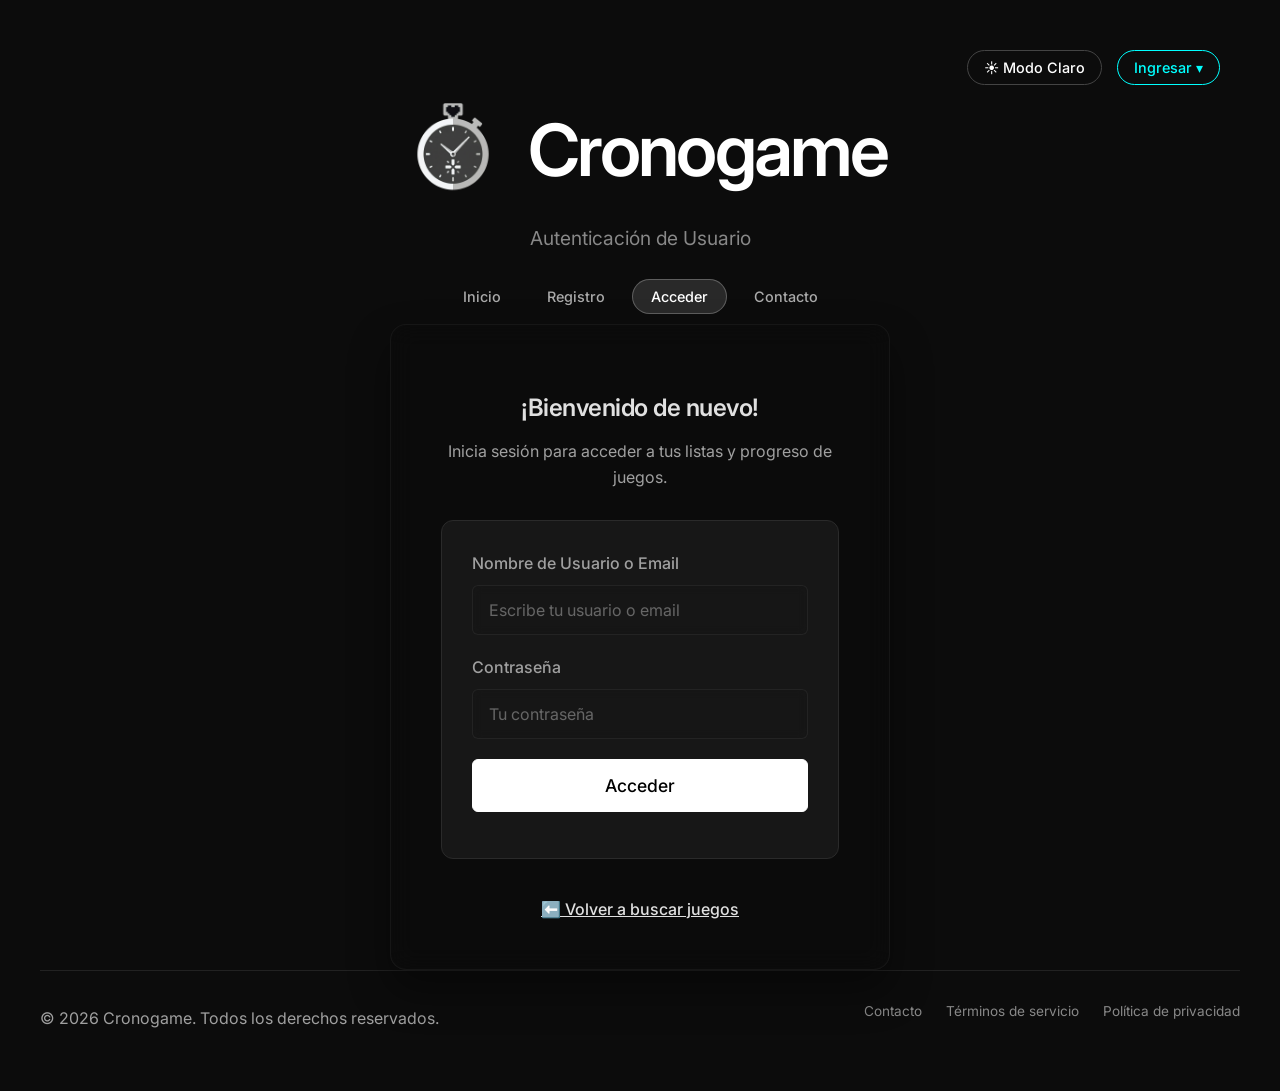
<file: acceder.html>
<!DOCTYPE html>
<html lang="es">
<!-- =============================== -->
<!-- INICIO DEL HEAD (METADATOS Y ESTILOS) -->
<!-- =============================== -->

<head>
    <meta charset="UTF-8">
    <meta name="viewport" content="width=device-width, initial-scale=1.0">
    <link rel="icon" type="image/png" href="Images/logo.png">
    <title>Acceder - Cronogame</title>
    <link rel="preconnect" href="https://fonts.googleapis.com">
    <link rel="preconnect" href="https://fonts.gstatic.com" crossorigin>
    <link href="https://fonts.googleapis.com/css2?family=Inter:wght@300;400;500;600&display=swap" rel="stylesheet">
    <link rel="stylesheet" href="css/main.css">
    <link rel="stylesheet" href="css/typography.css">
    <link rel="stylesheet" href="css/header.css">
    <link rel="stylesheet" href="css/footer.css">
    <link rel="stylesheet" href="css/theme.css">
</head>

<body>

    <!-- =============================== -->
    <!-- INICIO DEL HEADER (BARRA SUPERIOR Y LOGO) -->
    <!-- =============================== -->
    <header style="position:relative;">
        <div class="top-controls"
            style="position: absolute; top: 10px; right: 20px; display: flex; gap: 15px; align-items: center; justify-content:flex-end; z-index: 100; width:100%;">
            <button id="theme-toggle" style="position:static;">☀️ Modo Claro</button>
            <div id="header-auth-container"></div>
        </div>
        <h1 style="display:flex; justify-content:center; align-items:center; margin-top:50px;">
            <a href="index.html" class="logo-link" style="display: flex; align-items: center; gap: 15px;">
                <img src="Images/logo.png" alt="Cronogame Logo" class="main-logo">
                <span>Cronogame</span>
            </a>
        </h1>
        <p>Autenticación de Usuario</p>

        <!-- =============================== -->
        <!-- NAV - NAVEGACIÓN PRINCIPAL -->
        <!-- =============================== -->
        <nav class="nav-principal" aria-label="Navegación principal">
            <a href="index.html" class="nav-link">Inicio</a>
            <a href="registro.html" class="nav-link">Registro</a>
            <a href="acceder.html" class="nav-link activo">Acceder</a>
            <a href="contacto.html" class="nav-link">Contacto</a>
        </nav>
    </header>

    <!-- =============================== -->
    <!-- INICIO DEL MAIN (CONTENIDO PRINCIPAL) -->
    <!-- =============================== -->
    <main class="page-content" style="max-width: 500px; margin: 0 auto; text-align:center;">
        <!-- =============================== -->
        <!-- SECTION: FORMULARIO DE LOGIN -->
        <!-- =============================== -->
        <section id="login-section">
            <h2 style="margin-bottom:10px;">¡Bienvenido de nuevo!</h2>
            <p style="margin-bottom:30px;">Inicia sesión para acceder a tus listas y progreso de juegos.</p>

            <form onsubmit="return loginFormSubmit(event)"
                style="background-color:#171717; padding:30px; border-radius:12px; border:1px solid #2a2a2a; text-align:left;"
                class="light-theme-compatible" id="login-box">

                <label for="auth-username" style="display:block; margin-bottom:8px; font-weight:500;">Nombre de Usuario o
                    Email</label>
                <input type="text" id="auth-username" placeholder="Escribe tu usuario o email" required
                    style="width:100%; box-sizing:border-box; margin-bottom:20px;">

                <label for="auth-password" style="display:block; margin-bottom:8px; font-weight:500;">Contraseña</label>
                <input type="password" id="auth-password" placeholder="Tu contraseña" required
                    style="width:100%; box-sizing:border-box; margin-bottom:20px;">

                <button type="submit"
                    style="width:100%; box-sizing:border-box; font-size:1.1rem; padding:15px;">Acceder</button>

                <p id="login-mensaje" style="margin-top:12px;"></p>
            </form>

            <div style="margin-top: 40px; text-align: center;">
                <a href="index.html" style="color: inherit; text-decoration: underline; font-weight: 500;">⬅️ Volver a
                    buscar juegos</a>
            </div>
        </section>
    </main>

    <style>
        .light-theme #login-box {
            background-color: #fafafa !important;
            border-color: #eaeaea !important;
        }
    </style>

    <!-- =============================== -->
    <!-- INICIO DEL FOOTER (PIE DE PÁGINA) -->
    <!-- =============================== -->
    <footer>
        <div class="footer-info">
            <p>&copy; 2026 Cronogame. Todos los derechos reservados.</p>
        </div>
        <div class="footer-links">
            <a href="contacto.html">Contacto</a>
            <a href="terminos.html">Términos de servicio</a>
            <a href="privacidad.html">Política de privacidad</a>
        </div>
    </footer>

    <script src="js/theme.js"></script>
    <script src="js/user_data.js"></script>
    <script src="js/validacion.js"></script>
    <script src="js/auth.js"></script>
</body>

</html>
</file>
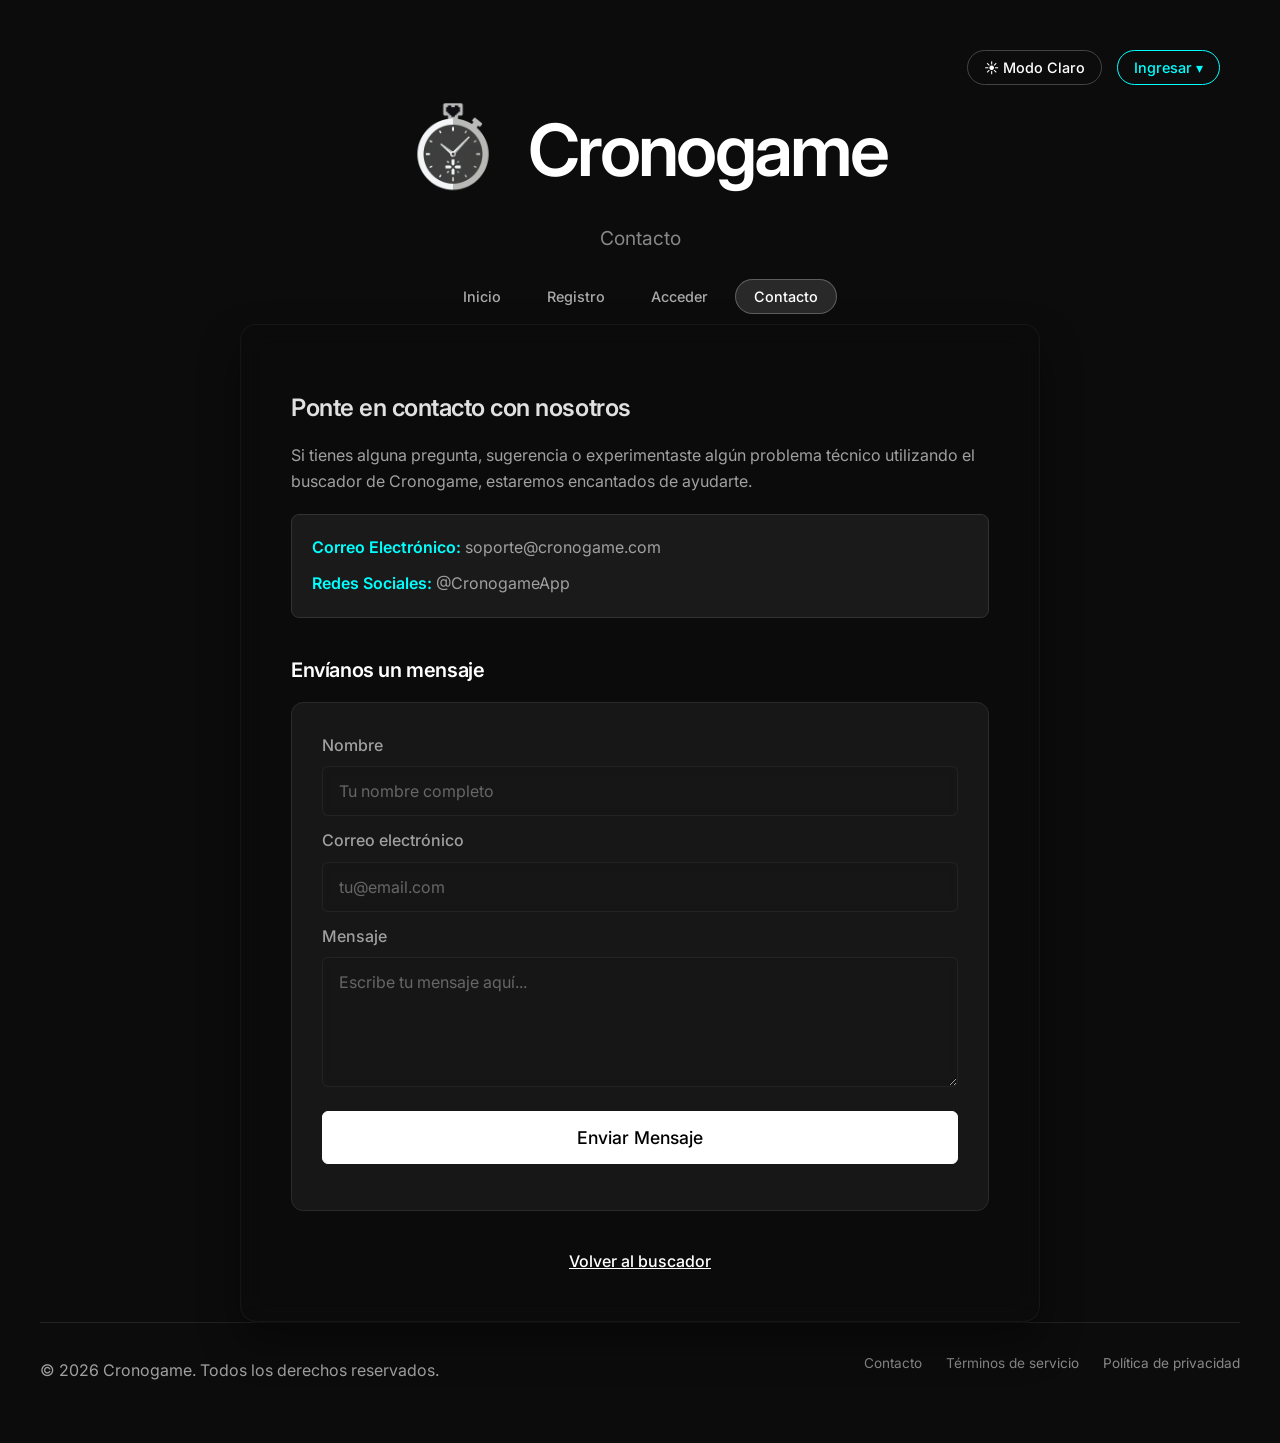
<file: contacto.html>
<!DOCTYPE html>
<html lang="es">

<!-- =============================== -->
<!-- INICIO DEL HEAD (METADATOS Y ESTILOS) -->
<!-- =============================== -->
<head>
    <meta charset="UTF-8">
    <meta name="viewport" content="width=device-width, initial-scale=1.0">
    <link rel="icon" type="image/png" href="Images/logo.png">
    <title>Contacto - Cronogame</title>
    <link rel="preconnect" href="https://fonts.googleapis.com">
    <link rel="preconnect" href="https://fonts.gstatic.com" crossorigin>
    <link href="https://fonts.googleapis.com/css2?family=Inter:wght@300;400;500;600&display=swap" rel="stylesheet">
    <link rel="stylesheet" href="css/main.css">
    <link rel="stylesheet" href="css/typography.css">
    <link rel="stylesheet" href="css/header.css">
    <link rel="stylesheet" href="css/footer.css">
    <link rel="stylesheet" href="css/theme.css">
</head>

<body>

<!-- =============================== -->
<!-- INICIO DEL HEADER (BARRA SUPERIOR Y LOGO) -->
<!-- =============================== -->
    <header style="position:relative;">
        <div class="top-controls"
            style="position: absolute; top: 10px; right: 20px; display: flex; gap: 15px; align-items: center; justify-content:flex-end; z-index: 100; width:100%;">
            <button id="theme-toggle" style="position:static;">☀️ Modo Claro</button>
            <div id="header-auth-container"></div>
        </div>
        <h1 style="display:flex; justify-content:center; align-items:center; margin-top:50px;">
            <a href="index.html" class="logo-link" style="display: flex; align-items: center; gap: 15px;">
                <img src="Images/logo.png" alt="Cronogame Logo" class="main-logo">
                <span>Cronogame</span>
            </a>
        </h1>
        <p>Contacto</p>

        <!-- =============================== -->
        <!-- NAV - NAVEGACIÓN PRINCIPAL -->
        <!-- =============================== -->
        <nav class="nav-principal" aria-label="Navegación principal">
            <a href="index.html" class="nav-link">Inicio</a>
            <a href="registro.html" class="nav-link">Registro</a>
            <a href="acceder.html" class="nav-link">Acceder</a>
            <a href="contacto.html" class="nav-link activo">Contacto</a>
        </nav>
    </header>

<!-- =============================== -->
<!-- INICIO DEL MAIN (CONTENIDO PRINCIPAL) -->
<!-- =============================== -->
    <main class="page-content" style="max-width: 800px; margin: 0 auto;">
        <!-- =============================== -->
        <!-- SECTION: INFORMACIÓN DE CONTACTO -->
        <!-- =============================== -->
        <section id="contacto-info-section">
            <h2>Ponte en contacto con nosotros</h2>
            <p>Si tienes alguna pregunta, sugerencia o experimentaste algún problema técnico utilizando el buscador de
                Cronogame, estaremos encantados de ayudarte.</p>

            <p
                style="margin-top: 20px; padding: 20px; background-color: #1a1a1a; border-radius: 8px; border: 1px solid #333333;">
                <strong style="color: #00ffff;">Correo Electrónico:</strong> soporte@cronogame.com<br>
                <strong style="color: #00ffff; display: inline-block; margin-top: 10px;">Redes Sociales:</strong>
                @CronogameApp
            </p>
        </section>

        <!-- =============================== -->
        <!-- SECTION: FORMULARIO DE CONTACTO -->
        <!-- =============================== -->
        <section id="contacto-form-section" style="margin-top: 40px;">
            <h3 style="margin-bottom: 20px;">Envíanos un mensaje</h3>

            <form id="contactoForm"
                style="background-color:#171717; padding:30px; border-radius:12px; border:1px solid #2a2a2a; text-align:left;"
                class="light-theme-compatible">

                <label for="contacto-nombre" style="display:block; margin-bottom:8px; font-weight:500;">Nombre</label>
                <input type="text" id="contacto-nombre" name="nombre" placeholder="Tu nombre completo"
                    required style="width:100%; box-sizing:border-box; margin-bottom:12px;">

                <label for="contacto-email" style="display:block; margin-bottom:8px; font-weight:500;">Correo electrónico</label>
                <input type="email" id="contacto-email" name="email" placeholder="tu@email.com"
                    required style="width:100%; box-sizing:border-box; margin-bottom:12px;">

                <label for="contacto-mensaje" style="display:block; margin-bottom:8px; font-weight:500;">Mensaje</label>
                <textarea id="contacto-mensaje" name="mensaje" placeholder="Escribe tu mensaje aquí..."
                    required rows="5"
                    style="width:100%; box-sizing:border-box; margin-bottom:20px; padding:14px 16px; font-size:1rem; font-family:inherit; background-color:rgba(26,26,26,0.01); backdrop-filter:blur(5px); color:#ffffff; border:1px solid rgba(51,51,51,0.5); border-radius:6px; resize:vertical;"></textarea>

                <button type="submit"
                    style="width:100%; box-sizing:border-box; font-size:1.1rem; padding:15px;">Enviar Mensaje</button>

                <p id="contacto-mensaje-estado" style="margin-top:12px;"></p>
            </form>
        </section>

        <div style="margin-top: 40px; text-align: center;">
            <a href="index.html" style="color: #ffffff; text-decoration: underline; font-weight: 500;">Volver al
                buscador</a>
        </div>
    </main>

<!-- =============================== -->
<!-- INICIO DEL FOOTER (PIE DE PÁGINA) -->
<!-- =============================== -->
    <footer>
        <div class="footer-info">
            <p>&copy; 2026 Cronogame. Todos los derechos reservados.</p>
        </div>
        <div class="footer-links">
            <a href="contacto.html">Contacto</a>
            <a href="terminos.html">Términos de servicio</a>
            <a href="privacidad.html">Política de privacidad</a>
        </div>
    </footer>
    <script src="js/theme.js"></script>
    <script src="js/auth.js"></script>
    <script src="js/validacion.js"></script>
    <script src="js/contacto.js"></script>
</body>

</html>
</file>
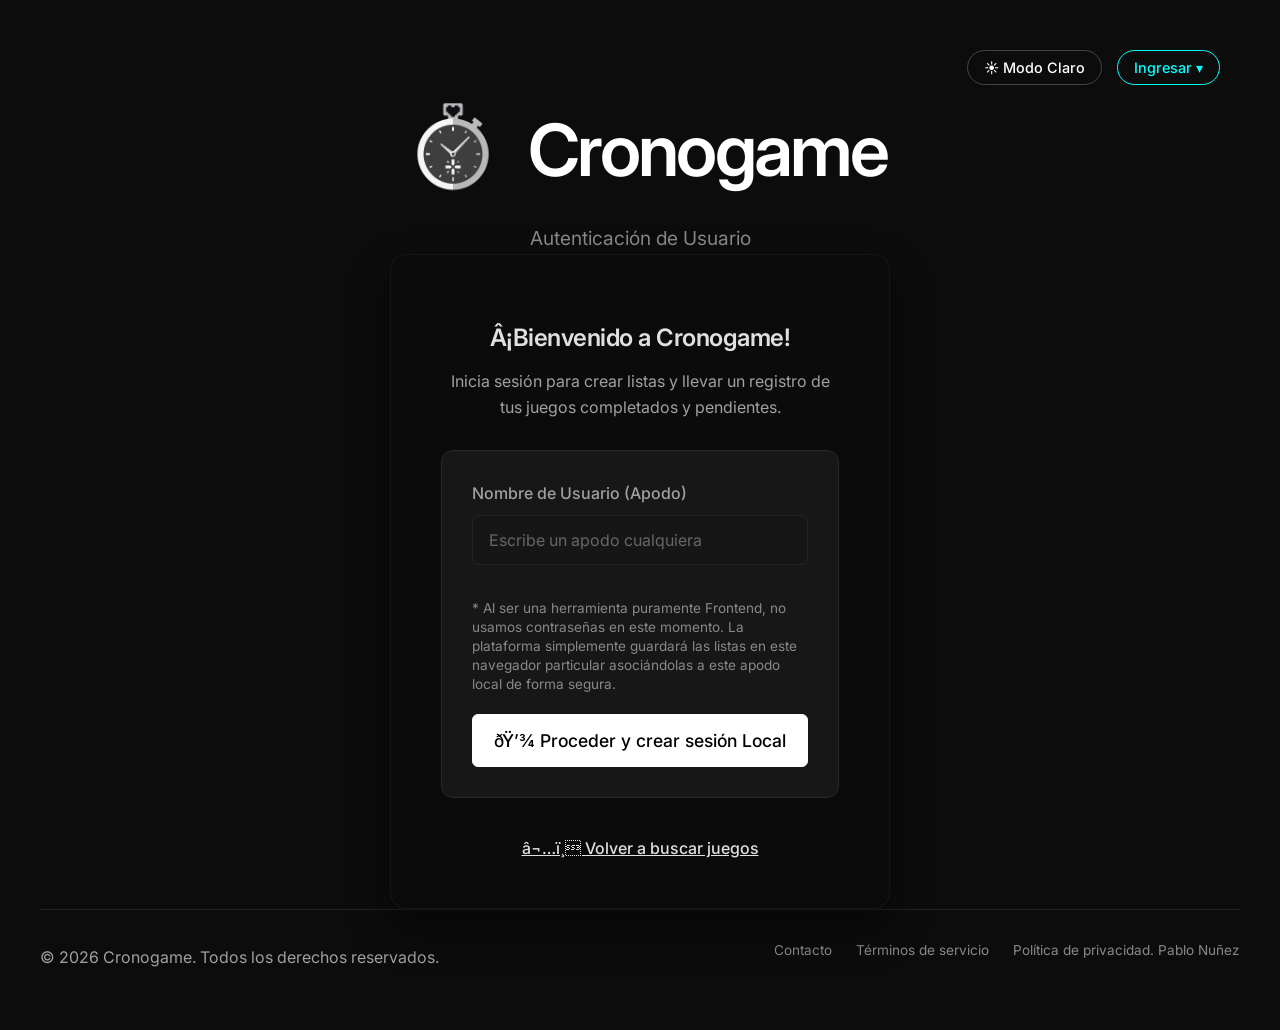
<file: cuenta.html>
﻿<!DOCTYPE html>
<html lang="es">
<!-- =============================== -->
<!-- INICIO DEL HEAD (METADATOS Y ESTILOS) -->
<!-- =============================== -->
<head>
    <meta charset="UTF-8">
    <meta name="viewport" content="width=device-width, initial-scale=1.0">
    <link rel="icon" type="image/png" href="Images/logo.png">
    <title>Mi Cuenta - Cronogame</title>
    <link rel="preconnect" href="https://fonts.googleapis.com">
    <link rel="preconnect" href="https://fonts.gstatic.com" crossorigin>
    <link href="https://fonts.googleapis.com/css2?family=Inter:wght@300;400;500;600&display=swap" rel="stylesheet">
    <link rel="stylesheet" href="css/main.css">
    <link rel="stylesheet" href="css/typography.css">
    <link rel="stylesheet" href="css/header.css">
    <link rel="stylesheet" href="css/footer.css">
    <link rel="stylesheet" href="css/theme.css">
</head>
<body>

<!-- =============================== -->
<!-- INICIO DEL HEADER (BARRA SUPERIOR Y LOGO) -->
<!-- =============================== -->
    <header style="position:relative;">
        <div class="top-controls" style="position: absolute; top: 10px; right: 20px; display: flex; gap: 15px; align-items: center; justify-content:flex-end; z-index: 100; width:100%;">
            <button id="theme-toggle" style="position:static;">â˜€ï¸ Modo Claro</button>
            <div id="header-auth-container"></div>
        </div>
        <h1 style="display:flex; justify-content:center; align-items:center; margin-top:50px;">
            <a href="index.html" class="logo-link" style="display: flex; align-items: center; gap: 15px;">
                <img src="Images/logo.png" alt="Cronogame Logo" class="main-logo">
                <span>Cronogame</span>
            </a>
        </h1>
        <p>Autenticación de Usuario</p>
    </header>

<!-- =============================== -->
<!-- INICIO DEL MAIN (CONTENIDO PRINCIPAL) -->
<!-- =============================== -->
    <main class="page-content" style="max-width: 500px; margin: 0 auto; text-align:center;">
        <h2 style="margin-bottom:10px;">Â¡Bienvenido a Cronogame!</h2>
        <p style="margin-bottom:30px;">Inicia sesión para crear listas y llevar un registro de tus juegos completados y pendientes.</p>
        
        <form onsubmit="return loginFormSubmit(event)" style="background-color:#171717; padding:30px; border-radius:12px; border:1px solid #2a2a2a; text-align:left;" class="light-theme-compatible" id="login-box">
            <label for="auth-username" style="display:block; margin-bottom:8px; font-weight:500;">Nombre de Usuario (Apodo)</label>
            <input type="text" id="auth-username" placeholder="Escribe un apodo cualquiera" required style="width:100%; box-sizing:border-box; margin-bottom:20px;">
            
            <p style="font-size:0.85rem; color:#888; line-height:1.4; margin-bottom:20px;">* Al ser una herramienta puramente Frontend, no usamos contraseñas en este momento. La plataforma simplemente guardará las listas en este navegador particular asociándolas a este apodo local de forma segura.</p>
            
            <button type="submit" style="width:100%; box-sizing:border-box; font-size:1.1rem; padding:15px;">ðŸ’¾ Proceder y crear sesión Local</button>
        </form>

        <div style="margin-top: 40px; text-align: center;">
            <a href="index.html" style="color: inherit; text-decoration: underline; font-weight: 500;">â¬…ï¸ Volver a buscar juegos</a>
        </div>
    </main>

    <style>
        .light-theme #login-box {
            background-color: #fafafa !important;
            border-color: #eaeaea !important;
        }
    </style>

<!-- =============================== -->
<!-- INICIO DEL FOOTER (PIE DE PÁGINA) -->
<!-- =============================== -->
    <footer>
        <div class="footer-info">
            <p>&copy; 2026 Cronogame. Todos los derechos reservados.</p>
        </div>
        <div class="footer-links">
            <a href="contacto.html">Contacto</a>
            <a href="terminos.html">Términos de servicio</a>
            <a href="privacidad.html">Política de privacidad. Pablo Nuñez</a>
        </div>
    </footer>

    <script src="js/theme.js"></script>
<script src="js/auth.js"></script>
</body>
</html>
</file>
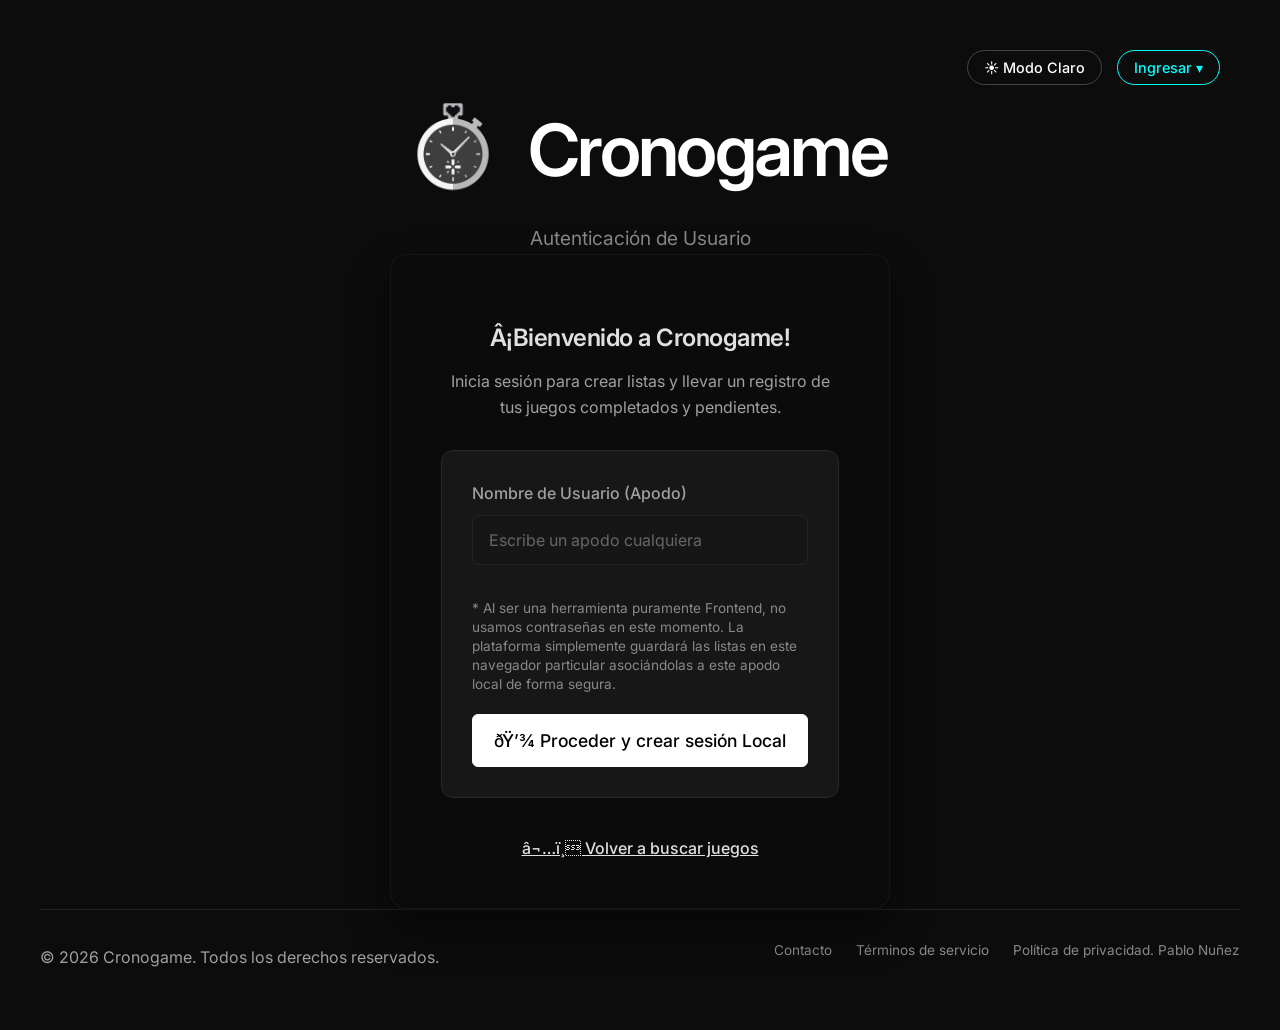
<file: mis-listas.html>
﻿<!DOCTYPE html>
<html lang="es">
<!-- =============================== -->
<!-- INICIO DEL HEAD (METADATOS Y ESTILOS) -->
<!-- =============================== -->
<head>
    <meta charset="UTF-8">
    <meta name="viewport" content="width=device-width, initial-scale=1.0">
    <link rel="icon" type="image/png" href="Images/logo.png">
    <title>Mis Listas - Cronogame</title>
    <link rel="preconnect" href="https://fonts.googleapis.com">
    <link rel="preconnect" href="https://fonts.gstatic.com" crossorigin>
    <link href="https://fonts.googleapis.com/css2?family=Inter:wght@300;400;500;600&display=swap" rel="stylesheet">
    <link rel="stylesheet" href="css/main.css">
    <link rel="stylesheet" href="css/typography.css">
    <link rel="stylesheet" href="css/header.css">
    <link rel="stylesheet" href="css/footer.css">
    <link rel="stylesheet" href="css/theme.css">
</head>
<body>

<!-- =============================== -->
<!-- INICIO DEL HEADER (BARRA SUPERIOR Y LOGO) -->
<!-- =============================== -->
    <header style="position:relative;">
        <div class="top-controls" style="position: absolute; top: 10px; right: 20px; display: flex; gap: 15px; align-items: center; justify-content:flex-end; z-index: 100; width:100%;">
            <button id="theme-toggle" style="position:static;">☀️ Modo Claro</button>
            <div id="header-auth-container"></div>
        </div>
        <h1 style="display:flex; justify-content:center; align-items:center; margin-top:50px;">
            <a href="index.html" class="logo-link" style="display: flex; align-items: center; gap: 15px;">
                <img src="Images/logo.png" alt="Cronogame Logo" class="main-logo">
                <span>Cronogame</span>
            </a>
        </h1>
        <p>Tu inventario personal de videojuegos</p>
    </header>

<!-- =============================== -->
<!-- INICIO DEL MAIN (CONTENIDO PRINCIPAL) -->
<!-- =============================== -->
    <main class="page-content" style="max-width: 1000px; margin: 0 auto;">
        
        <div style="display:flex; justify-content:space-between; align-items:center; border-bottom:1px solid #333; padding-bottom:15px; margin-bottom:20px; flex-wrap:wrap; gap:10px;" class="light-theme-border">
            <h2 style="margin:0;">Mis Listas</h2>
            <div style="display:flex; gap:10px;">
                <input type="text" id="new-list-name" placeholder="Nueva lista..." style="width:200px; padding:10px;">
                <button onclick="handleCreateList()" style="padding:10px 15px;">Crear Lista</button>
            </div>
        </div>

        <div id="dashboard-content" style="display:flex; flex-direction:column; gap:40px;">
            <!-- Contenido Inyectado via JS -->
        </div>

        <div style="margin-top: 50px; text-align: center;">
            <a href="index.html" class="dynamic-link-btn" style="display:inline-block; padding:12px 24px; text-decoration:none; border-radius:6px; font-weight: 500;">🎮 Ir al buscador para añadir juegos</a>
        </div>
    </main>

    <style>
        .light-theme .light-theme-border { border-color: #ddd !important; }
        .list-card {
            background-color: #171717; border: 1px solid #2a2a2a; border-radius: 8px; overflow: hidden;
        }
        .light-theme .list-card {
            background-color: #ffffff !important; border-color: #dddddd !important;
        }
        .list-header {
            background-color: #222; padding: 15px 20px; border-bottom: 1px solid #333;
        }
        .light-theme .list-header {
            background-color: #f4f5f7 !important; border-bottom-color: #ddd !important;
        }
        .list-body {
            padding: 20px; display: grid; grid-template-columns: repeat(auto-fill, minmax(250px, 1fr)); gap: 20px;
        }
        .game-item {
            background-color: #111; border: 1px solid #333; border-radius: 6px; padding: 10px; display:flex; flex-direction:column; gap:10px; position:relative;
        }
        .light-theme .game-item {
            background-color: #f9f9f9 !important; border-color: #ccc !important;
        }
    </style>

<!-- =============================== -->
<!-- INICIO DEL FOOTER (PIE DE PÁGINA) -->
<!-- =============================== -->
    <footer>
        <div class="footer-info">
            <p>&copy; 2026 Cronogame. Todos los derechos reservados.</p>
        </div>
        <div class="footer-links">
            <a href="contacto.html">Contacto</a>
            <a href="terminos.html">Términos de servicio</a>
            <a href="privacidad.html">Política de privacidad</a>
        </div>
    </footer>

    <script src="js/theme.js"></script>
    <script src="js/auth.js"></script>
    <script src="js/listas.js"></script>
    <script>
        document.addEventListener('DOMContentLoaded', () => {
            if (!getCurrentUser()) {
                window.location.href = "cuenta.html";
                return;
            }
            renderDashboard();
        });

        function handleCreateList() {
            const name = document.getElementById('new-list-name').value.trim();
            if (!name) return alert("Escribe un nombre de lista");
            if (createList(name)) {
                document.getElementById('new-list-name').value = '';
                renderDashboard();
            } else {
                alert("Esa lista ya existe");
            }
        }
        
        function removeGame(listName, gameId) {
            removeGameFromList(listName, gameId);
            renderDashboard();
        }

        function renderDashboard() {
            const lists = getLists();
            const container = document.getElementById('dashboard-content');
            container.innerHTML = '';
            
            if (Object.keys(lists).length === 0) {
                container.innerHTML = '<p class="text-secondary">Aún no tienes listas de juegos. Crea una arriba.</p>';
                return;
            }
            
            // Loop enumerando todo el DB
            for (let listName in lists) {
                const arr = lists[listName];
                
                let gamesHtml = '';
                if (arr.length === 0) {
                    gamesHtml = `<p class="text-secondary" style="font-size:0.9rem;">No hay juegos en esta lista. Busca uno y ánadelo aquí.</p>`;
                } else {
                    arr.forEach(g => {
                        let shortName = g.name.length > 25 ? g.name.substring(0,25) + '...' : g.name;
                        gamesHtml += `
                            <div class="game-item">
                                <button onclick="removeGame('${listName}', '${g.id}')" style="position:absolute; top:5px; right:5px; background:rgba(255,0,0,0.8); color:white; border:none; border-radius:50%; width:25px; height:25px; cursor:pointer; display:flex; align-items:center; justify-content:center; z-index:10; font-size:12px; padding:0;">✕</button>
                                <img src="${g.background_image || ''}" style="width:100%; height:130px; object-fit:cover; border-radius:4px; opacity:0.9;">
                                <div>
                                    <h4 style="margin:5px 0; font-size:1rem; color:inherit;">${shortName}</h4>
                                    <div style="display:flex; gap:10px; align-items:center;">
                                        <span style="display:inline-block; padding:4px 8px; border-radius:20px; font-size:0.75rem; background-color:${getStatusColor(g.userStatus)}; color:white; font-weight:600;">${getStatusLabel(g.userStatus)}</span>
                                        ${g.userRating ? `<span style="font-size:0.85rem; font-weight:bold; color:#ffae42;">⭐ ${g.userRating}/10</span>` : ''}
                                    </div>
                                </div>
                            </div>
                        `;
                    });
                }
                
                container.innerHTML += `
                    <div class="list-card">
                        <div class="list-header">
                            <h3 style="margin:0;">📂 ${listName} <span style="font-size:0.8rem; font-weight:normal; opacity:0.7; margin-left:10px;">${arr.length} juegos</span></h3>
                        </div>
                        <div class="list-body">
                            ${gamesHtml}
                        </div>
                    </div>
                `;
            }
        }
    </script>
</body>
</html>
</file>
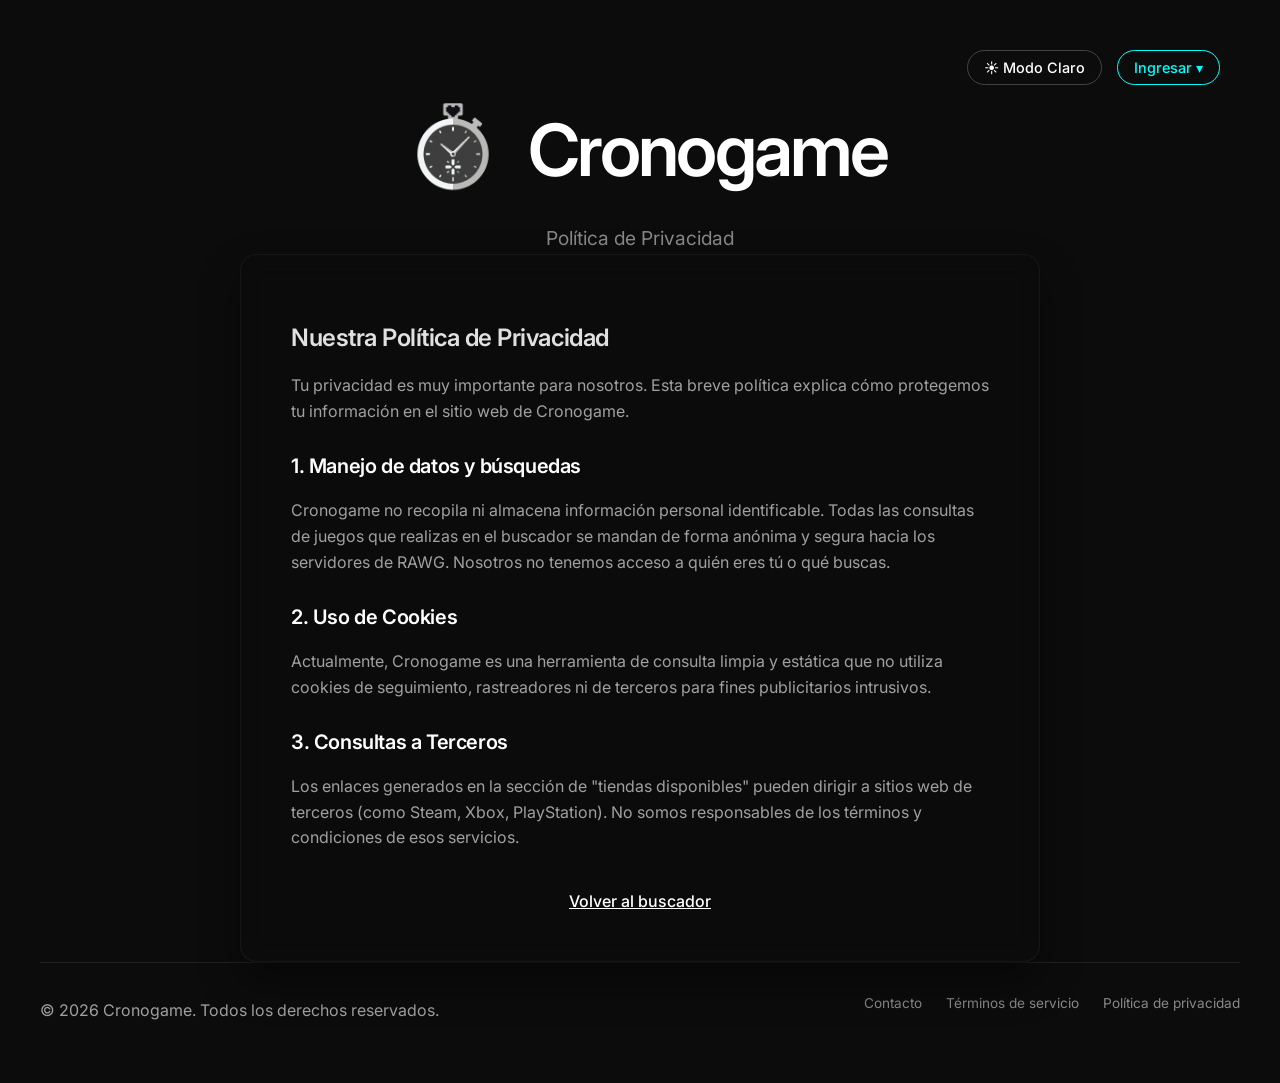
<file: privacidad.html>
﻿<!DOCTYPE html>
<html lang="es">

<!-- =============================== -->
<!-- INICIO DEL HEAD (METADATOS Y ESTILOS) -->
<!-- =============================== -->
<head>
    <meta charset="UTF-8">
    <meta name="viewport" content="width=device-width, initial-scale=1.0">
    <link rel="icon" type="image/png" href="Images/logo.png">
    <title>Política de Privacidad - Cronogame</title>
    <link rel="preconnect" href="https://fonts.googleapis.com">
    <link rel="preconnect" href="https://fonts.gstatic.com" crossorigin>
    <link href="https://fonts.googleapis.com/css2?family=Inter:wght@300;400;500;600&display=swap" rel="stylesheet">
    <link rel="stylesheet" href="css/main.css">
    <link rel="stylesheet" href="css/typography.css">
    <link rel="stylesheet" href="css/header.css">
    <link rel="stylesheet" href="css/footer.css">
    <link rel="stylesheet" href="css/theme.css">
</head>

<body>

<!-- =============================== -->
<!-- INICIO DEL HEADER (BARRA SUPERIOR Y LOGO) -->
<!-- =============================== -->
    <header style="position:relative;">
        <div class="top-controls" style="position: absolute; top: 10px; right: 20px; display: flex; gap: 15px; align-items: center; justify-content:flex-end; z-index: 100; width:100%;">
            <button id="theme-toggle" style="position:static;">â˜€ï¸ Modo Claro</button>
            <div id="header-auth-container"></div>
        </div>
        <h1 style="display:flex; justify-content:center; align-items:center; margin-top:50px;">
            <a href="index.html" class="logo-link" style="display: flex; align-items: center; gap: 15px;">
                <img src="Images/logo.png" alt="Cronogame Logo" class="main-logo">
                <span>Cronogame</span>
            </a>
        </h1>
        <p>Política de Privacidad</p>
    </header>

<!-- =============================== -->
<!-- INICIO DEL MAIN (CONTENIDO PRINCIPAL) -->
<!-- =============================== -->
    <main class="page-content" style="max-width: 800px; margin: 0 auto;">
        <h2>Nuestra Política de Privacidad</h2>
        <p>Tu privacidad es muy importante para nosotros. Esta breve política explica cómo protegemos tu información en el sitio web de Cronogame.</p>
        
        <h3 style="margin-top: 30px;">1. Manejo de datos y búsquedas</h3>
        <p>Cronogame no recopila ni almacena información personal identificable. Todas las consultas de juegos que realizas en el buscador se mandan de forma anónima y segura hacia los servidores de RAWG. Nosotros no tenemos acceso a quién eres tú o qué buscas.</p>
        
        <h3 style="margin-top: 30px;">2. Uso de Cookies</h3>
        <p>Actualmente, Cronogame es una herramienta de consulta limpia y estática que no utiliza cookies de seguimiento, rastreadores ni de terceros para fines publicitarios intrusivos.</p>
        
        <h3 style="margin-top: 30px;">3. Consultas a Terceros</h3>
        <p>Los enlaces generados en la sección de "tiendas disponibles" pueden dirigir a sitios web de terceros (como Steam, Xbox, PlayStation). No somos responsables de los términos y condiciones de esos servicios.</p>

        <div style="margin-top: 40px; text-align: center;">
            <a href="index.html" style="color: #ffffff; text-decoration: underline; font-weight: 500;">Volver al buscador</a>
        </div>
    </main>

<!-- =============================== -->
<!-- INICIO DEL FOOTER (PIE DE PÁGINA) -->
<!-- =============================== -->
    <footer>
        <div class="footer-info">
            <p>&copy; 2026 Cronogame. Todos los derechos reservados.</p>
        </div>
        <div class="footer-links">
            <a href="contacto.html">Contacto</a>
            <a href="terminos.html">Términos de servicio</a>
            <a href="privacidad.html">Política de privacidad</a>
        </div>
    </footer>
    <script src="js/theme.js"></script>
<script src="js/auth.js"></script>
</body>
</html>
</file>
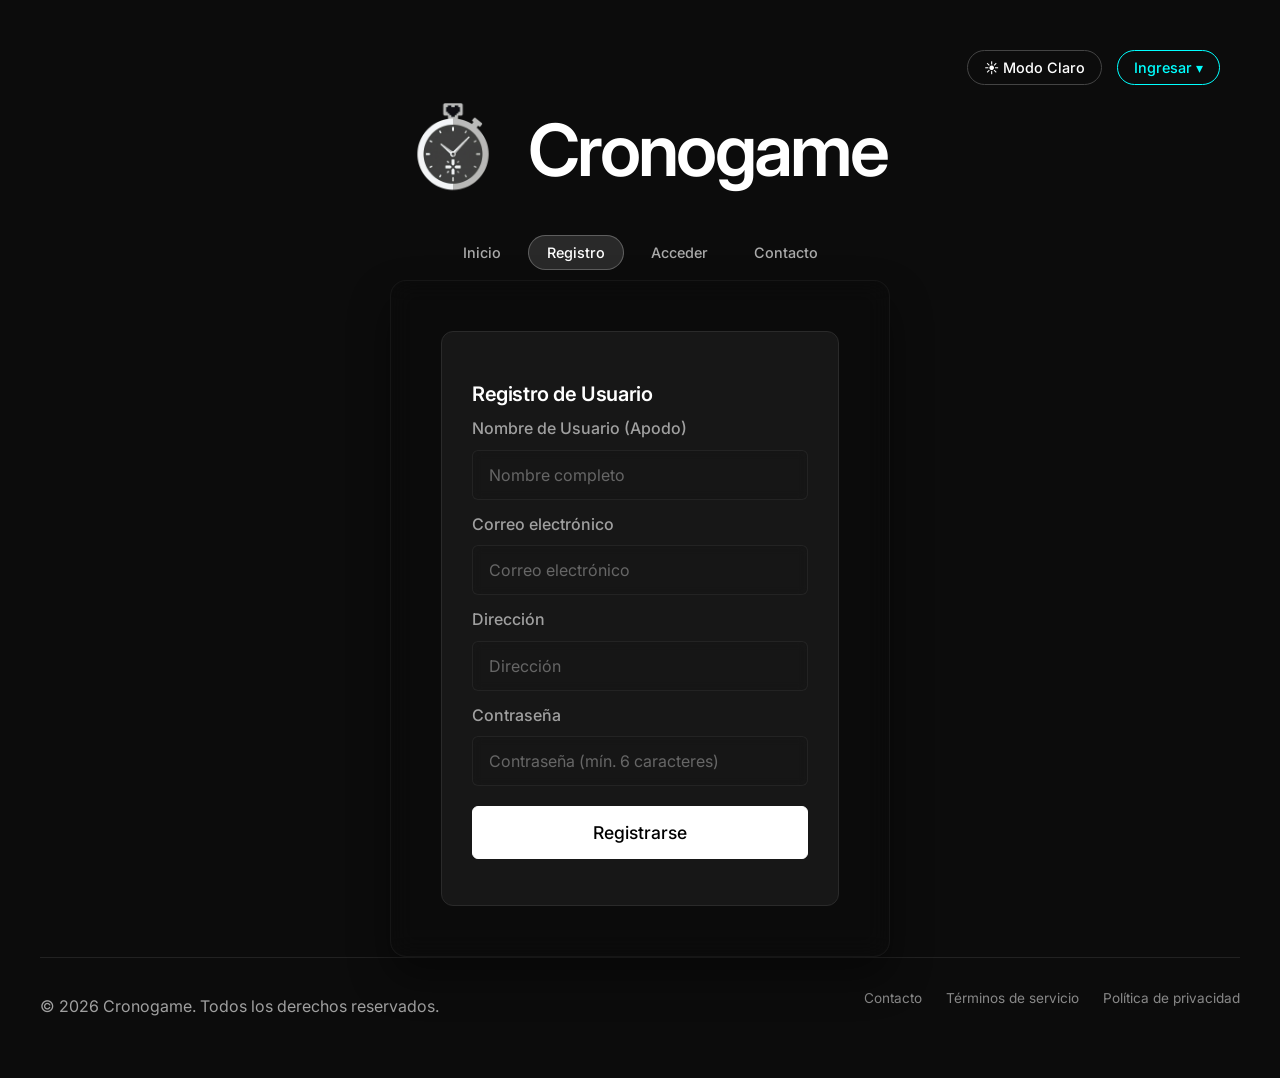
<file: registro.html>
<!DOCTYPE html>
<html lang="es">
<!-- =============================== -->
<!-- INICIO DEL HEAD (METADATOS Y ESTILOS) -->
<!-- =============================== -->

<head>
	<meta charset="UTF-8">
	<meta name="viewport" content="width=device-width, initial-scale=1.0">
	<link rel="icon" type="image/png" href="Images/logo.png">
	<title>Registro - Cronogame</title>
	<link rel="preconnect" href="https://fonts.googleapis.com">
	<link rel="preconnect" href="https://fonts.gstatic.com" crossorigin>
	<link href="https://fonts.googleapis.com/css2?family=Inter:wght@300;400;500;600&display=swap" rel="stylesheet">
	<link rel="stylesheet" href="css/main.css">
	<link rel="stylesheet" href="css/typography.css">
	<link rel="stylesheet" href="css/header.css">
	<link rel="stylesheet" href="css/footer.css">
	<link rel="stylesheet" href="css/theme.css">
</head>

<body>

	<!-- =============================== -->
	<!-- INICIO DEL HEADER (BARRA SUPERIOR Y LOGO) -->
	<!-- =============================== -->
	<header style="position:relative;">
		<div class="top-controls"
			style="position: absolute; top: 10px; right: 20px; display: flex; gap: 15px; align-items: center; justify-content:flex-end; z-index: 100; width:100%;">
			<button id="theme-toggle" style="position:static;">☀️ Modo Claro</button>
			<div id="header-auth-container"></div>
		</div>
		<h1 style="display:flex; justify-content:center; align-items:center; margin-top:50px;">
			<a href="index.html" class="logo-link" style="display: flex; align-items: center; gap: 15px;">
				<img src="Images/logo.png" alt="Cronogame Logo" class="main-logo">
				<span>Cronogame</span>
			</a>
		</h1>

		<!-- =============================== -->
		<!-- NAV - NAVEGACIÓN PRINCIPAL -->
		<!-- =============================== -->
		<nav class="nav-principal" aria-label="Navegación principal">
			<a href="index.html" class="nav-link">Inicio</a>
			<a href="registro.html" class="nav-link activo">Registro</a>
			<a href="acceder.html" class="nav-link">Acceder</a>
			<a href="contacto.html" class="nav-link">Contacto</a>
		</nav>
	</header>

	<!-- =============================== -->
	<!-- INICIO DEL MAIN (CONTENIDO PRINCIPAL) -->
	<!-- =============================== -->
	<main class="page-content" style="max-width: 500px; margin: 0 auto; text-align:center;">
		<!-- =============================== -->
		<!-- SECTION: FORMULARIO DE INSCRIPCIÓN -->
		<!-- =============================== -->
		<section id="registro-section">
			<form id="registroForm"
				style="background-color:#171717; padding:30px; border-radius:12px; border:1px solid #2a2a2a; text-align:left;"
				class="light-theme-compatible">
				<h3 style="margin-bottom:10px;">Registro de Usuario</h3>

				<label for="nombre" style="display:block; margin-bottom:8px; font-weight:500;">Nombre de Usuario
					(Apodo)</label>
				<input type="text" id="nombre" name="nombre" placeholder="Nombre completo" required
					style="width:100%; box-sizing:border-box; margin-bottom:12px;">

				<label for="correo" style="display:block; margin-bottom:8px; font-weight:500;">Correo electrónico</label>
				<input type="email" id="correo" name="correo" placeholder="Correo electrónico" required
					style="width:100%; box-sizing:border-box; margin-bottom:12px;">

				<label for="direccion" style="display:block; margin-bottom:8px; font-weight:500;">Dirección</label>
				<input type="text" id="direccion" name="direccion" placeholder="Dirección"
					style="width:100%; box-sizing:border-box; margin-bottom:12px;">

				<label for="password" style="display:block; margin-bottom:8px; font-weight:500;">Contraseña</label>
				<input type="password" id="password" name="password" placeholder="Contraseña (mín. 6 caracteres)" required
					style="width:100%; box-sizing:border-box; margin-bottom:20px;">

				<button type="submit"
					style="width:100%; box-sizing:border-box; font-size:1.1rem; padding:15px;">Registrarse</button>
				<p id="mensaje" style="margin-top:12px;"></p>
			</form>
		</section>
	</main>

	<!-- =============================== -->
	<!-- INICIO DEL FOOTER (PIE DE PÁGINA) -->
	<!-- =============================== -->
	<footer>
		<div class="footer-info">
			<p>&copy; 2026 Cronogame. Todos los derechos reservados.</p>
		</div>
		<div class="footer-links">
			<a href="contacto.html">Contacto</a>
			<a href="terminos.html">Términos de servicio</a>
			<a href="privacidad.html">Política de privacidad</a>
		</div>
	</footer>
	<script src="js/theme.js"></script>
	<script src="js/user_data.js"></script>
	<script src="js/validacion.js"></script>
	<script src="js/app.js"></script>
	<script src="js/auth.js"></script>
</body>

</html>
</file>
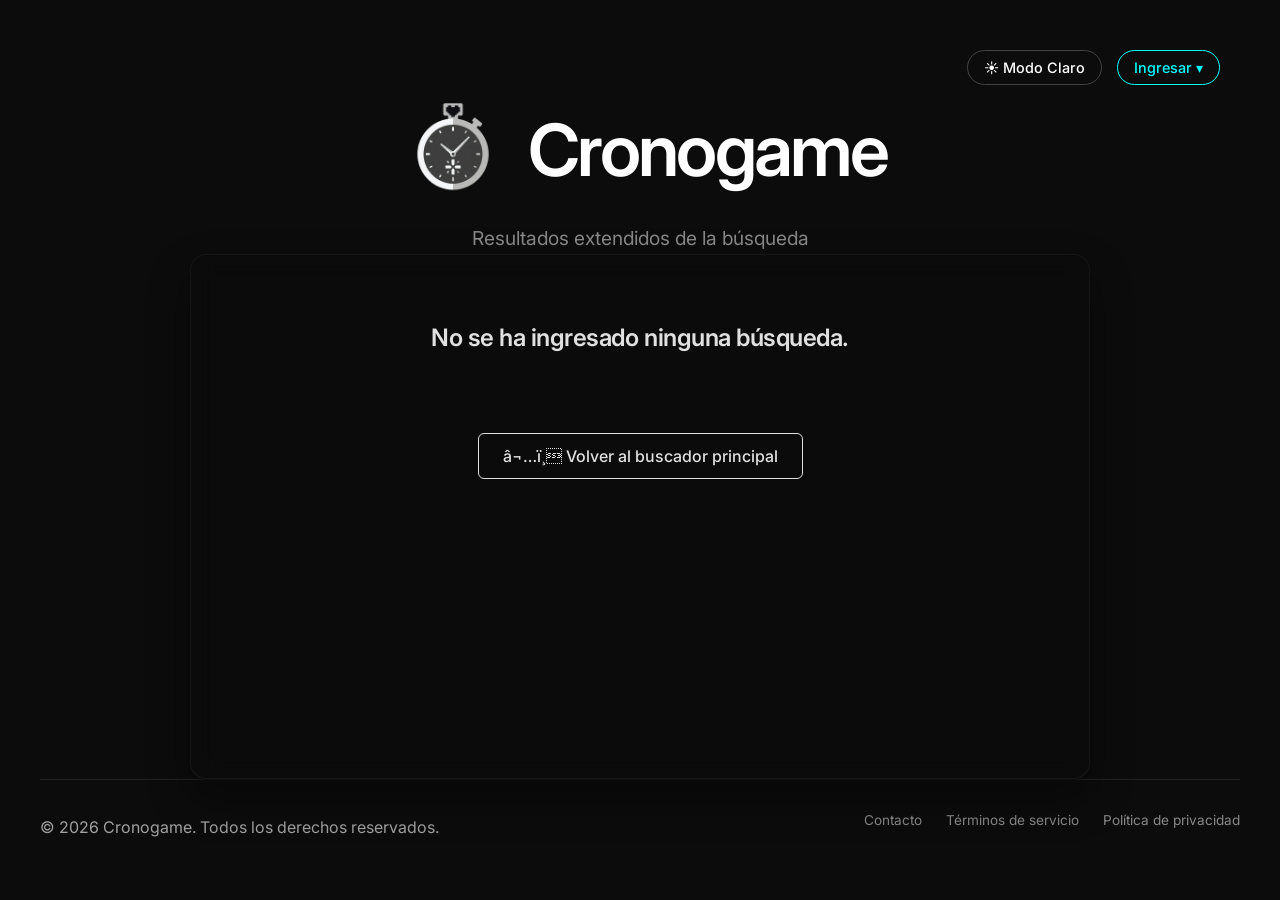
<file: resultados.html>
﻿<!DOCTYPE html>
<html lang="es">
<!-- =============================== -->
<!-- INICIO DEL HEAD (METADATOS Y ESTILOS) -->
<!-- =============================== -->
<head>
    <meta charset="UTF-8">
    <meta name="viewport" content="width=device-width, initial-scale=1.0">
    <link rel="icon" type="image/png" href="Images/logo.png">
    <title>Más Resultados - Cronogame</title>
    <link rel="preconnect" href="https://fonts.googleapis.com">
    <link rel="preconnect" href="https://fonts.gstatic.com" crossorigin>
    <link href="https://fonts.googleapis.com/css2?family=Inter:wght@300;400;500;600&display=swap" rel="stylesheet">
    <link rel="stylesheet" href="css/main.css">
    <link rel="stylesheet" href="css/typography.css">
    <link rel="stylesheet" href="css/header.css">
    <link rel="stylesheet" href="css/footer.css">
    <link rel="stylesheet" href="css/theme.css">
</head>
<body>

<!-- =============================== -->
<!-- INICIO DEL HEADER (BARRA SUPERIOR Y LOGO) -->
<!-- =============================== -->
    <header style="position:relative;">
        <div class="top-controls" style="position: absolute; top: 10px; right: 20px; display: flex; gap: 15px; align-items: center; justify-content:flex-end; z-index: 100; width:100%;">
            <button id="theme-toggle" style="position:static;">â˜€ï¸ Modo Claro</button>
            <div id="header-auth-container"></div>
        </div>
        <h1 style="display:flex; justify-content:center; align-items:center; margin-top:50px;">
            <a href="index.html" class="logo-link" style="display: flex; align-items: center; gap: 15px;">
                <img src="Images/logo.png" alt="Cronogame Logo" class="main-logo">
                <span>Cronogame</span>
            </a>
        </h1>
        <p>Resultados extendidos de la búsqueda</p>
    </header>

<!-- =============================== -->
<!-- INICIO DEL MAIN (CONTENIDO PRINCIPAL) -->
<!-- =============================== -->
    <main class="page-content" style="max-width: 900px; margin: 0 auto; box-sizing: border-box;">
        <h2 id="search-title" style="margin-bottom: 30px; text-align: center;">Cargando...</h2>
        
        <div id="resultados-list" style="display: flex; flex-direction: column; gap: 20px;">
            <div class="spinner-container">
                <div class="loader"></div>
                <p style="margin-top: 15px;">Recopilando biblioteca de juegos...</p>
            </div>
        </div>

        <div style="margin-top: 50px; text-align: center;">
            <a href="index.html" style="display:inline-block; padding:12px 24px; border:1px solid #e0e0e0; color: inherit; text-decoration:none; border-radius:6px; font-weight: 500; transition:all 0.2s;">â¬…ï¸ Volver al buscador principal</a>
        </div>
    </main>

<!-- =============================== -->
<!-- INICIO DEL FOOTER (PIE DE PÁGINA) -->
<!-- =============================== -->
    <footer>
        <div class="footer-info">
            <p>&copy; 2026 Cronogame. Todos los derechos reservados.</p>
        </div>
        <div class="footer-links">
            <a href="contacto.html">Contacto</a>
            <a href="terminos.html">Términos de servicio</a>
            <a href="privacidad.html">Política de privacidad</a>
        </div>
    </footer>

    <script src="js/theme.js"></script>
    <script src="js/listas.js"></script>
    <script src="js/resultados.js"></script>
<script src="js/auth.js"></script>
</body>
</html>
</file>
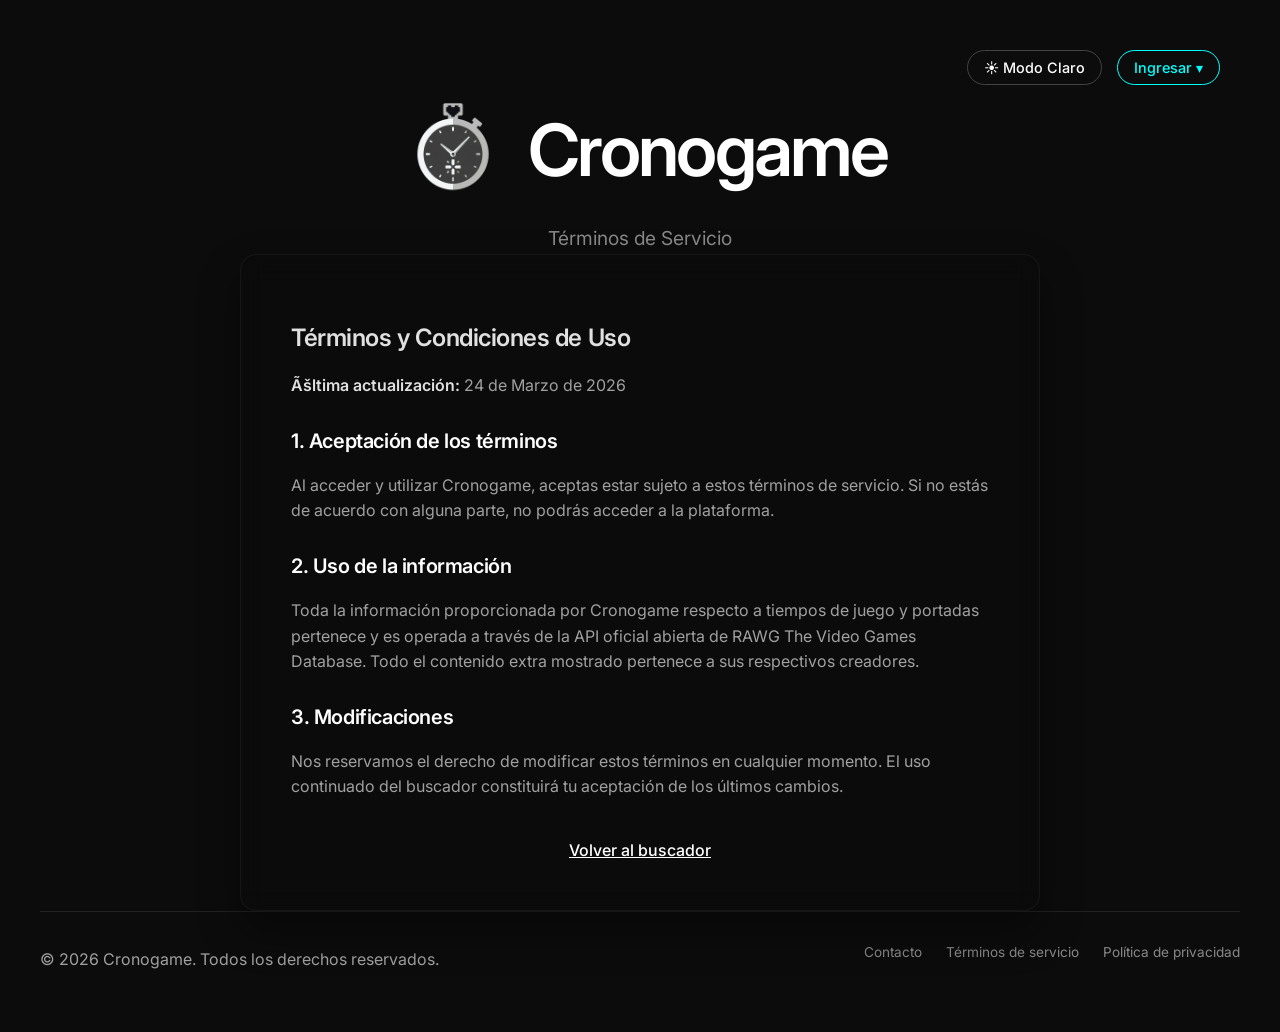
<file: terminos.html>
﻿<!DOCTYPE html>
<html lang="es">

<!-- =============================== -->
<!-- INICIO DEL HEAD (METADATOS Y ESTILOS) -->
<!-- =============================== -->
<head>
    <meta charset="UTF-8">
    <meta name="viewport" content="width=device-width, initial-scale=1.0">
    <link rel="icon" type="image/png" href="Images/logo.png">
    <title>Términos de Servicio - Cronogame</title>
    <link rel="preconnect" href="https://fonts.googleapis.com">
    <link rel="preconnect" href="https://fonts.gstatic.com" crossorigin>
    <link href="https://fonts.googleapis.com/css2?family=Inter:wght@300;400;500;600&display=swap" rel="stylesheet">
    <link rel="stylesheet" href="css/main.css">
    <link rel="stylesheet" href="css/typography.css">
    <link rel="stylesheet" href="css/header.css">
    <link rel="stylesheet" href="css/footer.css">
    <link rel="stylesheet" href="css/theme.css">
</head>

<body>

<!-- =============================== -->
<!-- INICIO DEL HEADER (BARRA SUPERIOR Y LOGO) -->
<!-- =============================== -->
    <header style="position:relative;">
        <div class="top-controls" style="position: absolute; top: 10px; right: 20px; display: flex; gap: 15px; align-items: center; justify-content:flex-end; z-index: 100; width:100%;">
            <button id="theme-toggle" style="position:static;">â˜€ï¸ Modo Claro</button>
            <div id="header-auth-container"></div>
        </div>
        <h1 style="display:flex; justify-content:center; align-items:center; margin-top:50px;">
            <a href="index.html" class="logo-link" style="display: flex; align-items: center; gap: 15px;">
                <img src="Images/logo.png" alt="Cronogame Logo" class="main-logo">
                <span>Cronogame</span>
            </a>
        </h1>
        <p>Términos de Servicio</p>
    </header>

<!-- =============================== -->
<!-- INICIO DEL MAIN (CONTENIDO PRINCIPAL) -->
<!-- =============================== -->
    <main class="page-content" style="max-width: 800px; margin: 0 auto;">
        <h2>Términos y Condiciones de Uso</h2>
        <p><strong>Ãšltima actualización:</strong> 24 de Marzo de 2026</p>
        
        <h3 style="margin-top: 30px;">1. Aceptación de los términos</h3>
        <p>Al acceder y utilizar Cronogame, aceptas estar sujeto a estos términos de servicio. Si no estás de acuerdo con alguna parte, no podrás acceder a la plataforma.</p>
        
        <h3 style="margin-top: 30px;">2. Uso de la información</h3>
        <p>Toda la información proporcionada por Cronogame respecto a tiempos de juego y portadas pertenece y es operada a través de la API oficial abierta de RAWG The Video Games Database. Todo el contenido extra mostrado pertenece a sus respectivos creadores.</p>
        
        <h3 style="margin-top: 30px;">3. Modificaciones</h3>
        <p>Nos reservamos el derecho de modificar estos términos en cualquier momento. El uso continuado del buscador constituirá tu aceptación de los últimos cambios.</p>

        <div style="margin-top: 40px; text-align: center;">
            <a href="index.html" style="color: #ffffff; text-decoration: underline; font-weight: 500;">Volver al buscador</a>
        </div>
    </main>

<!-- =============================== -->
<!-- INICIO DEL FOOTER (PIE DE PÁGINA) -->
<!-- =============================== -->
    <footer>
        <div class="footer-info">
            <p>&copy; 2026 Cronogame. Todos los derechos reservados.</p>
        </div>
        <div class="footer-links">
            <a href="contacto.html">Contacto</a>
            <a href="terminos.html">Términos de servicio</a>
            <a href="privacidad.html">Política de privacidad</a>
        </div>
    </footer>
    <script src="js/theme.js"></script>
<script src="js/auth.js"></script>
</body>
</html>
</file>
<file: css/main.css>
/* =============================== */
/* ARCHIVO DE ESTILOS CSS: MAIN.CSS */
/* =============================== */
/* Minimalist Dark Theme Main & Layout */
body {
    margin: 0;
    padding: 20px 15px;
    /* Mobile safe padding */
    background-color: #0c0c0c;
    color: #e0e0e0;
    -webkit-font-smoothing: antialiased;
    -moz-osx-font-smoothing: grayscale;
    min-height: 100vh;
    display: flex;
    flex-direction: column;
    max-width: 1600px;
    width: 100%;
    margin: 0 auto;
    box-sizing: border-box;
}

main {
    background-color: rgba(18, 18, 18, 0.01);
    backdrop-filter: blur(12px);
    -webkit-backdrop-filter: blur(12px);
    padding: 20px;
    /* Mobile safe padding */
    border: 1px solid rgba(34, 34, 34, 0.5);
    border-radius: 12px;
    box-shadow: 0 10px 30px rgba(0, 0, 0, 0.5);
    flex: 1;
    box-sizing: border-box;
}

/* Accessibility */
input:focus,
button:focus {
    outline: none;
    border-color: #666666;
}

.search-form {
    display: flex;
    flex-direction: column;
    gap: 15px;
    margin-bottom: 25px;
}

@media (min-width: 768px) {
    .search-form {
        flex-direction: row;
        align-items: center;
    }
    
    .autocomplete-wrapper {
        flex: 1;
    }
    
    .search-form button {
        height: 100%;
        padding: 14px 30px;
        white-space: nowrap;
    }
}

input {
    width: 100%;
    box-sizing: border-box;
    padding: 14px 16px;
    font-size: 1rem;
    font-family: inherit;
    background-color: rgba(26, 26, 26, 0.01);
    backdrop-filter: blur(5px);
    -webkit-backdrop-filter: blur(5px);
    color: #ffffff;
    border: 1px solid rgba(51, 51, 51, 0.5);
    border-radius: 6px;
    transition: all 0.2s ease;
}

input::placeholder {
    color: #666666;
}

input:hover,
input:focus {
    border-color: #555555;
    background-color: rgba(34, 34, 34, 0.01);
}

button {
    padding: 14px 24px;
    font-size: 1rem;
    font-family: inherit;
    background-color: #ffffff;
    color: #000000;
    border: 1px solid #ffffff;
    border-radius: 6px;
    cursor: pointer;
    font-weight: 500;
    transition: all 0.2s ease;
}

button:hover {
    background-color: #e0e0e0;
    border-color: #e0e0e0;
}

button:active {
    transform: scale(0.98);
}

#resultado {
    margin-top: 15px;
    padding: 16px;
    border: 1px solid #2a2a2a;
    border-radius: 8px;
    background-color: #171717;
    color: #cccccc;
    transition: all 0.3s ease;
    display: flex;
    flex-direction: column;
    gap: 15px;
    box-sizing: border-box;
    width: 100%;
}

#resultado:empty {
    display: none;
}

#resultado h3 {
    margin-top: 0;
    margin-bottom: 6px;
    font-size: 1.5rem;
}

#resultado p {
    margin: 0;
}

.game-cover {
    width: 100%;
    height: auto;
    aspect-ratio: 16 / 9;
    object-fit: cover;
    border-radius: 6px;
    border: 1px solid #2a2a2a;
    background-color: #111111;
    margin: 0;
}

.resultado-info {
    display: flex;
    flex-direction: column;
    flex: 1;
}

.metacritic {
    color: #00ce7a;
    font-weight: 600;
    margin: 0;
}


.scores-container {
    display: flex;
    gap: 15px;
    align-items: center;
    flex-wrap: wrap;
    margin-bottom: 8px;
}

.estimacion {
    background-color: #222222;
    padding: 12px 16px;
    border-radius: 6px;
    border-left: 4px solid #ffffff;
    margin: 15px 0;
    color: #e0e0e0;
}

.estimacion p {
    margin: 0 !important;
}

.stores-section {
    margin-top: auto;
    border-top: 1px solid #333333;
    padding-top: 15px;
}

.stores-logos {
    display: flex;
    flex-wrap: wrap;
    gap: 15px;
    margin-top: 12px;
}

.store-placeholder {
    width: 65px;
    background-color: transparent;
    display: flex;
    flex-direction: column;
    align-items: center;
    justify-content: flex-start;
    color: #a0a0a0;
    text-align: center;
    gap: 6px;
    transition: all 0.2s ease;
    text-decoration: none;
    cursor: pointer;
}

.store-placeholder:hover {
    color: #ffffff;
    transform: translateY(-2px);
}

.store-icon {
    width: 24px;
    height: 24px;
    object-fit: contain;
    opacity: 0.8;
    transition: opacity 0.2s ease;
}

.store-placeholder:hover .store-icon {
    opacity: 1;
}

.store-name {
    font-size: 0.7rem;
    font-weight: 500;
    line-height: 1.2;
}

/* --- GALLERY COMPONENT --- */
.gallery-container {
    position: relative;
    width: 100%;
    margin: 0;
    border-radius: 6px;
    overflow: hidden;
    border: 1px solid #2a2a2a;
    background-color: #111111;
    line-height: 0;
    display: block;
}

.gallery-container .game-cover {
    border: none;
    border-radius: 0;
    margin: 0;
    width: 100%;
    max-width: 100%;
    height: auto;
    object-fit: cover;
}

.gallery-btn {
    position: absolute;
    top: 50%;
    transform: translateY(-50%);
    background: rgba(0, 0, 0, 0.6) !important;
    color: white !important;
    border: 1px solid rgba(255, 255, 255, 0.2) !important;
    width: 36px;
    height: 36px;
    display: flex;
    align-items: center;
    justify-content: center;
    cursor: pointer;
    font-size: 1rem;
    border-radius: 50%;
    transition: background 0.2s;
    z-index: 10;
    padding: 0;
}

.gallery-btn:hover {
    background: rgba(0, 0, 0, 0.9) !important;
}

.gallery-btn.prev {
    left: 8px;
}

.gallery-btn.next {
    right: 8px;
}

.gallery-counter {
    position: absolute;
    bottom: 8px;
    right: 8px;
    background: rgba(0, 0, 0, 0.7);
    color: white;
    padding: 4px 8px;
    border-radius: 12px;
    font-size: 0.8rem;
    z-index: 10;
    line-height: 1;
}


/* Horizontal results card for desktop */
@media (min-width: 768px) {
    #resultado {
        flex-direction: row;
        align-items: flex-start;
        gap: 50px;
    }
    
    #resultado > .game-cover,
    #resultado > .gallery-container {
        flex: 0 0 35%;
        max-width: 35%;
    }

    .resultado-info {
        flex: 1;
        width: 100%;
    }
}

/* Full-screen desktop layout, disabling old 2-column split */
@media (min-width: 900px) {
    body {
        padding: 40px;
    }

    main {
        margin: 0 auto;
        padding: 50px;
        border-radius: 16px;
        box-shadow: 0 20px 40px rgba(0, 0, 0, 0.4);
        width: 100%;
        box-sizing: border-box;
    }

    #resultado {
        padding: 40px;
    }
}

/* Formularios y Botones Auth Base (Dark Mode Defaults) */
.auth-login-btn {
    color: #00ffff;
    border: 1px solid #00ffff;
}
.auth-login-btn:hover {
    background-color: rgba(0, 255, 255, 0.1);
}
.user-btn {
    color: #e0e0e0;
    border: 1px solid #444444;
}
.user-btn:hover {
    background-color: rgba(255, 255, 255, 0.1);
}
.logout-btn {
    color: #ff4444;
    border: 1px solid #ff4444;
}
.logout-btn:hover {
    background-color: rgba(255, 68, 68, 0.1);
}

/* --- OFFERS SECTION --- */
.offers-section {
    margin-top: 40px;
    padding-top: 30px;
    border-top: 1px solid #333333;
}

.offers-grid {
    display: grid;
    grid-template-columns: repeat(auto-fill, minmax(280px, 1fr));
    gap: 20px;
}

.offer-card {
    background-color: #1a1a1a;
    border: 1px solid #333333;
    border-radius: 8px;
    overflow: hidden;
    transition: transform 0.2s ease, box-shadow 0.2s ease;
    display: flex;
    flex-direction: column;
    text-decoration: none;
    color: inherit;
}

.offer-card:hover {
    transform: translateY(-5px);
    box-shadow: 0 10px 20px rgba(0,0,0,0.5);
    border-color: #555555;
}

.light-theme .offer-card {
    background-color: #ffffff;
    border-color: #cccccc;
}

.light-theme .offer-card:hover {
    box-shadow: 0 10px 20px rgba(0,0,0,0.1);
    border-color: #999999;
}

.offer-card img {
    width: 100%;
    height: 140px;
    object-fit: cover;
    background-color: #111111;
}

.offer-content {
    padding: 15px;
    flex: 1;
    display: flex;
    flex-direction: column;
}

.offer-title {
    margin: 0 0 10px 0;
    font-size: 1.05rem;
    font-weight: 600;
    line-height: 1.3;
}

.offer-price-row {
    margin-top: auto;
    display: flex;
    align-items: center;
    justify-content: space-between;
}

.offer-discount {
    background-color: #4c6b22;
    color: #a4d007;
    padding: 4px 8px;
    font-weight: bold;
    font-size: 0.9rem;
    border-radius: 4px;
}

.offer-prices {
    display: flex;
    flex-direction: column;
    text-align: right;
}

.offer-old-price {
    text-decoration: line-through;
    color: #777777;
    font-size: 0.8rem;
}

.offer-new-price {
    color: #ffffff;
    font-weight: bold;
    font-size: 1rem;
}

.light-theme .offer-new-price {
    color: #111111;
}

/* =============================== */
/* NAV - NAVEGACIÓN PRINCIPAL      */
/* =============================== */
.nav-principal {
    display: flex;
    justify-content: center;
    gap: 8px;
    margin-top: 15px;
    padding: 10px 0;
    flex-wrap: wrap;
}

.nav-link {
    color: #aaaaaa;
    text-decoration: none;
    padding: 8px 18px;
    border-radius: 20px;
    font-size: 0.9rem;
    font-weight: 500;
    transition: all 0.2s ease;
    border: 1px solid transparent;
}

.nav-link:hover {
    color: #ffffff;
    background-color: rgba(255, 255, 255, 0.08);
    border-color: rgba(255, 255, 255, 0.15);
}

.nav-link.activo {
    color: #ffffff;
    background-color: rgba(255, 255, 255, 0.12);
    border-color: rgba(255, 255, 255, 0.25);
}

.light-theme .nav-link {
    color: #666666;
}

.light-theme .nav-link:hover {
    color: #111111;
    background-color: rgba(0, 0, 0, 0.06);
    border-color: rgba(0, 0, 0, 0.1);
}

.light-theme .nav-link.activo {
    color: #111111;
    background-color: rgba(0, 0, 0, 0.08);
    border-color: rgba(0, 0, 0, 0.15);
}

/* =============================== */
/* CARRUSEL DE IMÁGENES             */
/* =============================== */
#carrusel-section {
    margin-top: 40px;
    padding-top: 30px;
    border-top: 1px solid #333333;
}

#carrusel-section h2 {
    margin-bottom: 20px;
}

/* Tabs de categorías */
.carrusel-tabs {
    display: flex;
    justify-content: center;
    gap: 10px;
    margin-bottom: 25px;
    flex-wrap: wrap;
}

.carrusel-tab {
    padding: 10px 20px;
    font-size: 0.85rem;
    font-weight: 500;
    background-color: transparent;
    color: #aaaaaa;
    border: 1px solid #333333;
    border-radius: 25px;
    cursor: pointer;
    transition: all 0.25s ease;
}

.carrusel-tab:hover {
    color: #ffffff;
    border-color: #555555;
    background-color: rgba(255, 255, 255, 0.05);
}

.carrusel-tab.activo {
    color: #ffffff;
    border-color: #00ffff;
    background-color: rgba(0, 255, 255, 0.08);
}

.light-theme .carrusel-tab {
    color: #666666;
    border-color: #cccccc;
}

.light-theme .carrusel-tab:hover {
    color: #111111;
    border-color: #999999;
}

.light-theme .carrusel-tab.activo {
    color: #111111;
    border-color: #0066cc;
    background-color: rgba(0, 102, 204, 0.08);
}

/* Contenedor del carrusel */
.carrusel-contenedor {
    position: relative;
    width: 100%;
    max-width: 900px;
    margin: 0 auto;
    border-radius: 12px;
    overflow: hidden;
    background-color: #111111;
    border: 1px solid #2a2a2a;
    min-height: 300px;
}

/* Slide principal */
.carrusel-slide {
    position: relative;
    width: 100%;
    aspect-ratio: 16 / 7;
    overflow: hidden;
    display: flex;
    align-items: center;
    justify-content: center;
}

.carrusel-slide img {
    width: 100%;
    height: 100%;
    object-fit: cover;
    transition: opacity 0.4s ease;
}

/* Overlay con info del juego */
.carrusel-overlay {
    position: absolute;
    bottom: 0;
    left: 0;
    right: 0;
    padding: 30px 25px 20px;
    background: linear-gradient(transparent, rgba(0, 0, 0, 0.85));
    color: #ffffff;
    pointer-events: none;
}

.carrusel-overlay h3 {
    margin: 0 0 5px 0;
    font-size: 1.4rem;
    font-weight: 600;
    text-shadow: 0 2px 4px rgba(0,0,0,0.5);
}

.carrusel-overlay p {
    margin: 0;
    font-size: 0.9rem;
    color: #cccccc;
    text-shadow: 0 1px 3px rgba(0,0,0,0.5);
}

/* Botones anterior/siguiente */
.carrusel-btn {
    position: absolute;
    top: 50%;
    transform: translateY(-50%);
    background: rgba(0, 0, 0, 0.6) !important;
    color: #ffffff !important;
    border: 1px solid rgba(255, 255, 255, 0.2) !important;
    padding: 12px 16px !important;
    font-size: 0.85rem;
    border-radius: 8px;
    cursor: pointer;
    z-index: 10;
    transition: all 0.2s ease;
    backdrop-filter: blur(4px);
}

.carrusel-btn:hover {
    background: rgba(0, 0, 0, 0.85) !important;
    border-color: rgba(255, 255, 255, 0.4) !important;
}

.carrusel-prev {
    left: 12px;
}

.carrusel-next {
    right: 12px;
}

/* Loading state */
.carrusel-loading {
    display: flex;
    flex-direction: column;
    align-items: center;
    justify-content: center;
    padding: 60px 20px;
    color: #888888;
}

.carrusel-loading .loader {
    width: 36px;
    height: 36px;
    border: 3px solid #333;
    border-top-color: #00ffff;
    border-radius: 50%;
    animation: spin 0.8s linear infinite;
}

@keyframes spin {
    to { transform: rotate(360deg); }
}

/* Indicadores de posición (dots) */
.carrusel-indicadores {
    display: flex;
    justify-content: center;
    gap: 8px;
    padding: 15px 0;
}

.carrusel-dot {
    width: 10px;
    height: 10px;
    border-radius: 50%;
    background-color: #333333;
    border: none;
    cursor: pointer;
    transition: all 0.25s ease;
    padding: 0;
}

.carrusel-dot:hover {
    background-color: #666666;
}

.carrusel-dot.activo {
    background-color: #00ffff;
    transform: scale(1.2);
}

.light-theme .carrusel-dot {
    background-color: #cccccc;
}

.light-theme .carrusel-dot.activo {
    background-color: #0066cc;
}

/* Responsive carrusel */
@media (max-width: 768px) {
    .carrusel-slide {
        aspect-ratio: 16 / 9;
    }

    .carrusel-btn {
        padding: 8px 10px !important;
        font-size: 0.75rem;
    }

    .carrusel-overlay h3 {
        font-size: 1.1rem;
    }

    .carrusel-tabs {
        gap: 6px;
    }

    .carrusel-tab {
        padding: 8px 14px;
        font-size: 0.78rem;
    }
}

/* =============================== */
/* TEXTAREA (FORMULARIO CONTACTO)  */
/* =============================== */
textarea {
    font-family: inherit;
    font-size: 1rem;
    color: #ffffff;
    background-color: rgba(26, 26, 26, 0.01);
    backdrop-filter: blur(5px);
    -webkit-backdrop-filter: blur(5px);
    border: 1px solid rgba(51, 51, 51, 0.5);
    border-radius: 6px;
    transition: all 0.2s ease;
}

textarea::placeholder {
    color: #666666;
}

textarea:hover,
textarea:focus {
    border-color: #555555;
    background-color: rgba(34, 34, 34, 0.01);
    outline: none;
}

.light-theme textarea {
    color: #111111;
    background-color: #fafafa;
    border-color: #cccccc;
}

.light-theme textarea:hover,
.light-theme textarea:focus {
    border-color: #999999;
    background-color: #ffffff;
}
</file>
<file: css/typography.css>
/* =============================== */
/* ARCHIVO DE ESTILOS CSS: TYPOGRAPHY.CSS */
/* =============================== */
/* Minimalist Dark Theme Typography */
body {
    font-family: 'Inter', -apple-system, BlinkMacSystemFont, "Segoe UI", Roboto, Helvetica, Arial, sans-serif;
    font-size: 1rem;
    font-weight: 400;
}

h1,
h2,
h3 {
    color: #ffffff;
    font-weight: 600;
    line-height: 1.2;
    letter-spacing: -0.02em;
}

h1 {
    font-size: 2.5rem;
}

h2 {
    font-size: 1.5rem;
    color: #e0e0e0;
}

h3 {
    font-size: 1.25rem;
    color: #ffffff;
}

p,
label {
    color: #a0a0a0;
    font-size: 1rem;
    line-height: 1.6;
}

strong {
    color: #e0e0e0;
    font-weight: 600;
}
</file>
<file: css/header.css>
/* =============================== */
/* ARCHIVO DE ESTILOS CSS: HEADER.CSS */
/* =============================== */
/* Minimalist Dark Theme Header */
header {
    background-color: transparent;
    color: #ffffff;
    padding: 1rem 0;
    text-align: center;
    margin-bottom: 1rem;
    box-sizing: border-box;
    width: 100%;
}

header h1 {
    margin: 0;
    font-size: clamp(2.3rem, 8vw, 4.5rem);
    line-height: 1.1;
    letter-spacing: -0.04em;
    font-weight: 600;
}

.logo-link {
    color: inherit;
    text-decoration: none;
    transition: opacity 0.2s ease;
}

.logo-link:hover, .logo-link:focus {
    opacity: 0.8;
    outline: none;
}

header p {
    color: #888888;
    margin-top: 0.8rem;
    margin-bottom: 0;
    font-weight: 400;
    font-size: 1.1rem;
    max-width: 100%;
}

@media (min-width: 900px) {
    header {
        grid-area: header;
        margin-bottom: 0;
        padding: 0;
        text-align: center;
        width: 100%;
    }
    header p {
        font-size: 1.2rem;
        max-width: 600px;
        margin-left: auto;
        margin-right: auto;
    }
    
    header h1 {
        justify-content: center !important;
    }
}

.main-logo {
    height: 80px;
    width: auto;
    max-width: 100%;
    object-fit: contain;
    display: block;
}

@media (min-width: 900px) {
    .main-logo {
        height: 120px;
    }
}
</file>
<file: css/footer.css>
/* =============================== */
/* ARCHIVO DE ESTILOS CSS: FOOTER.CSS */
/* =============================== */
/* Minimalist Dark Theme Footer */
footer {
    background-color: transparent;
    color: #666666; 
    text-align: left;
    padding: 2rem 0 1rem 0;
    margin-top: 4rem;
    border-top: 1px solid #222222;
    font-size: 0.85rem;
    display: flex;
    justify-content: space-between;
    align-items: flex-start;
    flex-wrap: wrap;
    gap: 1.5rem;
    width: 100%;
}

.footer-info p {
    margin: 0.2rem 0;
}

.footer-info a {
    color: #a0a0a0;
    text-decoration: none;
    transition: color 0.2s ease;
}

.footer-info a:hover, .footer-info a:focus {
    color: #ffffff;
}

.footer-links {
    display: flex;
    gap: 1.5rem;
    flex-wrap: wrap;
}

.footer-links a {
    color: #888888;
    text-decoration: none;
    transition: color 0.2s ease;
}

.footer-links a:hover, .footer-links a:focus {
    color: #ffffff;
}

@media (max-width: 768px) {
    footer {
        flex-direction: column;
        text-align: center;
        align-items: center;
    }
}

@media (min-width: 900px) {
    footer {
        grid-area: footer;
        margin-top: 0;
    }
}
</file>
<file: css/theme.css>
/* =============================== */
/* ARCHIVO DE ESTILOS CSS: THEME.CSS */
/* =============================== */
/* --- LIGHT THEME OVERRIDES --- */
.light-theme body {
    background-color: #f4f5f7 !important;
    background-image: none !important;
    color: #333333 !important;
}

/* Forzar que la tipografía blanca nativa pase a oscura */
.light-theme h1,
.light-theme h2,
.light-theme h3,
.light-theme h4,
.light-theme h5,
.light-theme h6 {
    color: #111111 !important;
}

.light-theme p,
.light-theme label {
    color: #444444 !important;
}

.light-theme strong {
    color: #000000 !important;
}

.light-theme header {
    color: #111111 !important;
}

.light-theme main.page-content,
.light-theme main {
    background-color: rgba(255, 255, 255, 0.01) !important;
    backdrop-filter: blur(12px) !important;
    -webkit-backdrop-filter: blur(12px) !important;
    border-color: rgba(221, 221, 221, 0.5) !important;
    box-shadow: 0 10px 30px rgba(0, 0, 0, 0.05) !important;
}

.light-theme header h1 a {
    color: #111111 !important;
}

.light-theme header p {
    color: #666666 !important;
}

.light-theme input {
    background-color: rgba(255, 255, 255, 0.01) !important;
    backdrop-filter: blur(5px) !important;
    -webkit-backdrop-filter: blur(5px) !important;
    color: #111111 !important;
    border-color: rgba(204, 204, 204, 0.5) !important;
}

.light-theme input::placeholder {
    color: #888888 !important;
}

.light-theme input:focus {
    border-color: #111111 !important;
    box-shadow: 0 0 0 3px rgba(17, 17, 17, 0.2) !important;
}

/* El botón calcular y normales (no el de toggle) */
.light-theme button:not(#theme-toggle) {
    background-color: #111111 !important;
    color: #ffffff !important;
    border-color: #111111 !important;
}

.light-theme button:not(#theme-toggle):hover {
    background-color: #333333 !important;
}

/* Theme Toggle Button */
#theme-toggle {
    background: transparent;
    color: inherit;
    border: 1px solid #444;
    padding: 8px 16px;
    border-radius: 20px;
    font-size: 0.9rem;
    cursor: pointer;
    transition: all 0.2s;
    position: absolute;
    top: 20px;
    right: 20px;
}
.light-theme #theme-toggle {
    border-color: #ccc;
}
#theme-toggle:hover {
    background-color: rgba(255,255,255,0.1);
}
.light-theme #theme-toggle:hover {
    background-color: rgba(0,0,0,0.05);
}

.light-theme #resultado, .light-theme .resultado-item {
    background-color: #fafafa !important;
    border-color: #eaeaea !important;
    color: #333333 !important;
}

.light-theme .estimacion {
    background-color: #f4f5f7 !important;
    border-left-color: #111111 !important;
    color: #222222 !important;
}

.light-theme .store-placeholder {
    background-color: #f9f9f9 !important;
    border-color: #cccccc !important;
    color: #555555 !important;
}

.light-theme .store-placeholder:hover {
    color: #111111 !important;
    border-color: #999999 !important;
}

/* Filtro negro para los logos SVG en modo claro */
.light-theme .store-icon {
    filter: brightness(0) !important; 
}

.light-theme footer, .light-theme .footer-info p, .light-theme .footer-links a {
    color: #555555 !important;
    border-color: #dddddd !important;
}

.light-theme .footer-links a:hover {
    color: #111111 !important;
}

/* SPINNER Y AUTOCOMPLETADO */
.spinner-container {
    display: flex;
    flex-direction: column;
    align-items: center;
    margin: 20px 0;
}

.loader {
    border: 4px solid #f3f3f3;
    border-top: 4px solid #3498db;
    border-radius: 50%;
    width: 30px;
    height: 30px;
    animation: spin 1s linear infinite;
}

.light-theme .loader {
    border: 4px solid #e0e0e0;
    border-top: 4px solid #111111;
}

@keyframes spin {
    0% { transform: rotate(0deg); }
    100% { transform: rotate(360deg); }
}

.autocomplete-wrapper {
    position: relative;
    width: 100%;
}

.autocomplete-items {
    position: absolute;
    top: 100%;
    left: 0;
    right: 0;
    border: 1px solid #333;
    border-top: none;
    z-index: 99;
    background-color: #1a1a1a;
    border-radius: 0 0 6px 6px;
    overflow: hidden;
    max-height: 250px;
    overflow-y: auto;
    box-shadow: 0 10px 20px rgba(0,0,0,0.5);
}

.light-theme .autocomplete-items {
    background-color: #ffffff;
    border-color: #cccccc;
    box-shadow: 0 10px 20px rgba(0,0,0,0.1);
}

.autocomplete-item {
    padding: 12px 16px;
    cursor: pointer;
    border-bottom: 1px solid #2a2a2a;
    transition: background-color 0.2s;
    font-size: 0.95rem;
    text-align: left;
}

.light-theme .autocomplete-item {
    border-bottom: 1px solid #eeeeee;
}

.autocomplete-item:hover, .autocomplete-item.autocomplete-active {
    background-color: #333333;
}

.light-theme .autocomplete-item:hover, .light-theme .autocomplete-item.autocomplete-active {
    background-color: #f0f0f0;
}

.ver-mas-btn {
    display: inline-block;
    margin-top: 20px;
    padding: 10px 20px;
    background-color: transparent;
    color: #00ffff;
    border: 1px solid #00ffff;
    border-radius: 6px;
    text-decoration: none;
    text-align: center;
    transition: all 0.2s;
    width: 100%;
    box-sizing: border-box;
}

.ver-mas-btn:hover {
    background-color: rgba(0,255,255,0.1);
}

.light-theme .ver-mas-btn {
    color: #111111;
    border-color: #111111;
}

.light-theme .ver-mas-btn:hover {
    background-color: rgba(17, 17, 17, 0.1);
}

.light-theme .text-secondary {
    color: #666666 !important;
}

.light-theme .text-primary {
    color: #111111 !important;
}

.light-theme .no-image-placeholder {
    background-color: #eeeeee !important;
    color: #555555 !important;
}

/* Modales y Botón Agregar a Lista */
.add-to-list-btn {
    background-color: transparent !important;
    border: 1px solid #00ce7a !important;
    color: #00ce7a !important;
    padding: 10px 15px;
    border-radius: 6px;
    cursor: pointer;
    font-weight: 500;
    transition: all 0.2s;
    margin-top: 15px;
    width: 100%;
}
.add-to-list-btn:hover {
    background-color: rgba(0, 206, 122, 0.1) !important;
}
.light-theme .add-to-list-btn {
    border-color: #111111 !important;
    color: #111111 !important;
}
.light-theme .add-to-list-btn:hover {
    background-color: rgba(17, 17, 17, 0.1) !important;
    color: #000000 !important;
}

.dynamic-link-btn {
    background-color: #ffffff;
    color: #000000 !important;
}
.light-theme .dynamic-link-btn {
    background-color: #111111 !important;
    color: #ffffff !important;
}

.light-theme #add-game-modal .modal-content {
    background: #ffffff !important;
    border-color: #cccccc !important;
    color: #111111 !important;
}
.light-theme #add-game-modal select, .light-theme #add-game-modal button.close-btn {
    background: #f4f5f7 !important;
    color: #333333 !important;
    border-color: #cccccc !important;
}

/* Auth buttons light override */
.light-theme .auth-login-btn {
    color: #111111 !important;
    border-color: #111111 !important;
}
.light-theme .auth-login-btn:hover {
    background-color: rgba(17, 17, 17, 0.05) !important;
}
.light-theme .user-btn {
    color: #111111 !important;
    border-color: #cccccc !important;
}
.light-theme .user-btn:hover {
    background-color: rgba(0, 0, 0, 0.05) !important;
}
.light-theme .logout-btn {
    color: #d32f2f !important;
    border-color: #d32f2f !important;
}
.light-theme .logout-btn:hover {
    background-color: rgba(211, 47, 47, 0.1) !important;
}

/* Ajustes específicos para formularios con apariencia oscura dentro de páginas claras */
.light-theme .light-theme-compatible {
    background-color: #ffffff !important;
    color: #222222 !important;
    border-color: #e6e6e6 !important;
    box-shadow: 0 10px 20px rgba(0,0,0,0.05) !important;
}
.light-theme .light-theme-compatible label,
.light-theme .light-theme-compatible p {
    color: #444444 !important;
}
.light-theme .light-theme-compatible input,
.light-theme .light-theme-compatible textarea,
.light-theme .light-theme-compatible select {
    background-color: #ffffff !important;
    color: #111111 !important;
    border-color: #cccccc !important;
}
.light-theme .light-theme-compatible input::placeholder {
    color: #888888 !important;
}
.light-theme .light-theme-compatible button {
    background-color: #111111 !important;
    color: #ffffff !important;
    border-color: #111111 !important;
}
</file>
